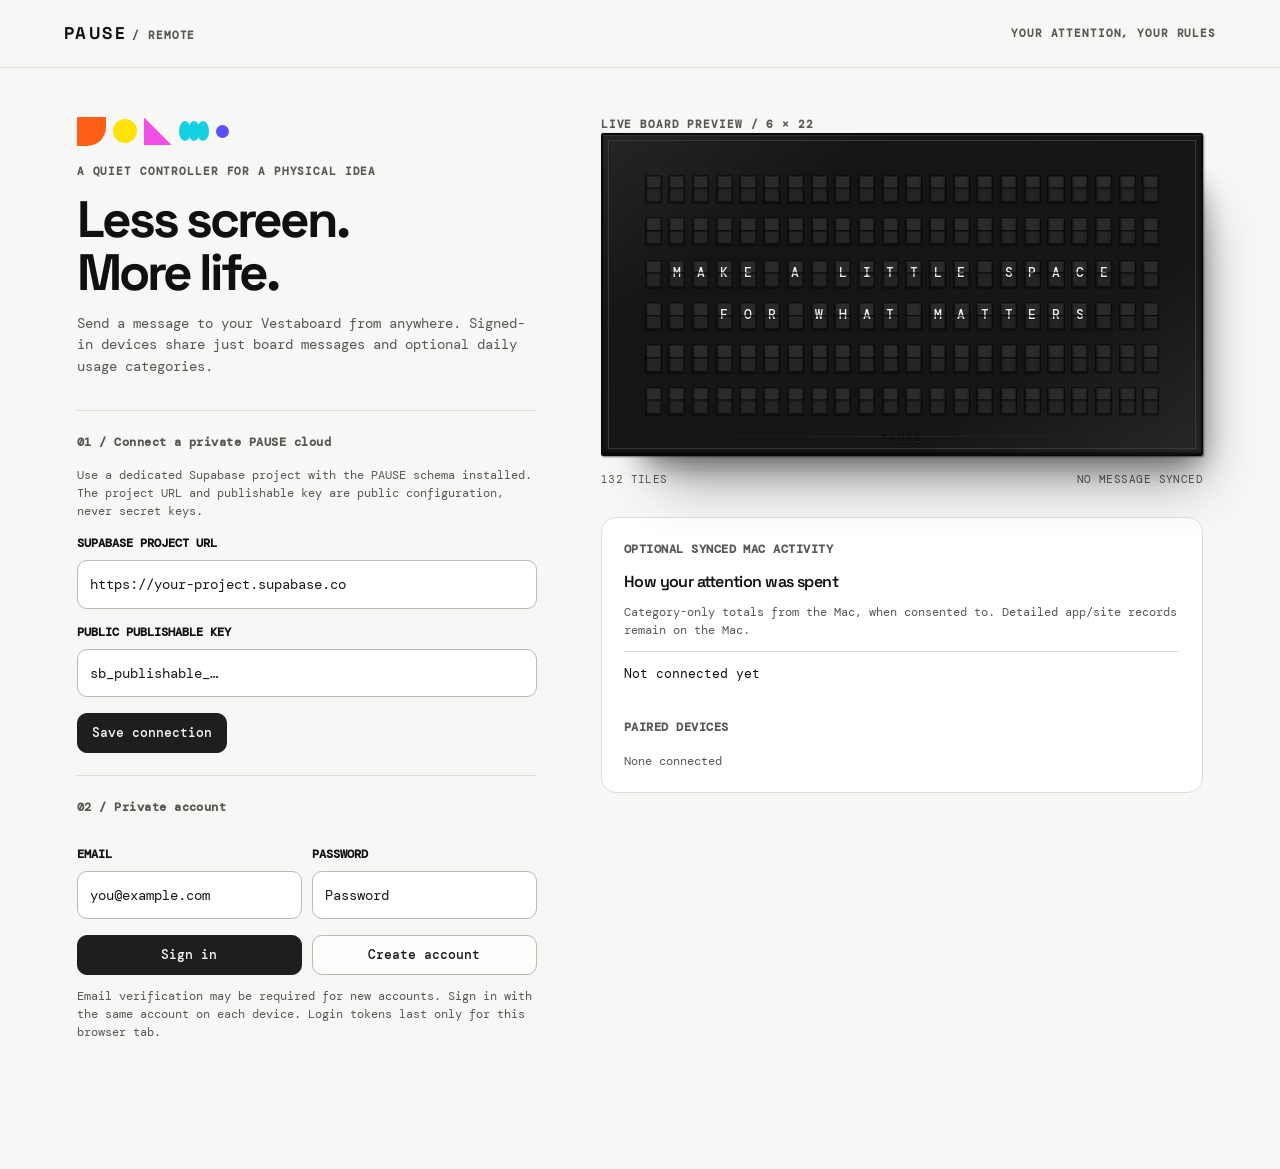
<file: cloud.html>
<!DOCTYPE html>
<html lang="en">
<head><meta charset="utf-8"><meta name="viewport" content="width=device-width,initial-scale=1">
<meta name="color-scheme" content="light dark"><meta name="theme-color" content="#f7f7f5"><title>PAUSE / Cloud controller</title>
<link rel="preconnect" href="https://fonts.googleapis.com"><link rel="preconnect" href="https://fonts.gstatic.com" crossorigin>
<link href="https://fonts.googleapis.com/css2?family=DM+Mono:wght@400;500&family=Space+Grotesk:wght@400;500;700&display=swap" rel="stylesheet">
<style>
:root {
  color-scheme: light dark;
  font: 14px -apple-system, BlinkMacSystemFont, "SF Pro Text", system-ui, sans-serif;
  --background: #f5f5f7; --surface: #fff; --text: #1d1d1f;
  --secondary: #6e6e73; --line: rgba(60,60,67,.14); --accent: #296b70;
}
*{box-sizing:border-box}
body{margin:0;min-height:100vh;background:var(--background);color:var(--text)}
.mast{padding:24px clamp(22px,5vw,70px);display:flex;justify-content:space-between;align-items:center;border-bottom:1px solid var(--line)}
.logo{font-weight:700;font-size:14px;letter-spacing:.14em}
.eyebrow{font-size:11px;letter-spacing:.08em;color:var(--secondary);text-transform:uppercase;font-weight:600}
main{display:grid;grid-template-columns:minmax(290px,460px) minmax(340px,1fr);gap:clamp(24px,5vw,80px);max-width:1360px;padding:48px clamp(22px,6vw,80px);margin:auto}
h1{font-size:clamp(34px,4vw,54px);letter-spacing:-.045em;font-weight:650;line-height:1.08;margin:14px 0}
.sub{font-size:14px;line-height:1.55;color:var(--secondary);margin:0 0 32px}
.panel{padding:22px 0;border-top:1px solid var(--line)}
.section{font-size:12px;font-weight:650;color:var(--secondary);margin-bottom:14px}
label{display:block;font-size:12px;font-weight:600;margin:14px 0 7px}
input,textarea{width:100%;background:var(--surface);color:var(--text);font:inherit;border:1px solid var(--line);border-radius:10px;padding:12px;outline-offset:3px}
textarea{min-height:136px;resize:vertical;font:16px/1.55 ui-monospace,SFMono-Regular,Menlo,monospace;text-transform:uppercase}
input:focus-visible,textarea:focus-visible,button:focus-visible{outline:3px solid var(--accent);outline-offset:2px}
.row{display:flex;gap:10px;align-items:center}.row>*{flex:1;min-width:0}
button{background:var(--accent);color:#fff;min-height:39px;padding:10px 14px;border:1px solid var(--accent);border-radius:10px;font:600 13px -apple-system,system-ui,sans-serif;cursor:pointer}
button.secondary{background:var(--surface);color:var(--text);border-color:var(--line)}
button:disabled{opacity:.45;cursor:not-allowed}
button:not(:disabled):hover{filter:brightness(.95)}
.hint{font-size:12px;color:var(--secondary);line-height:1.5}
#status{font-size:12px;min-height:22px;margin:12px 0;color:#248a3d}
#status.error{color:#c23b30}
.hidden{display:none!important}
.display{position:sticky;top:24px;align-self:start}
.frame{background:#141616;border-radius:15px;padding:18px;box-shadow:0 12px 32px rgba(0,0,0,.15)}
.board{display:grid;grid-template-columns:repeat(22,minmax(0,1fr));gap:2px}
.tile{aspect-ratio:.8;display:grid;place-items:center;overflow:hidden;background:linear-gradient(#292b2a 0 48%,#0c0d0d 49% 51%,#292b2a 52%);border-radius:1px;color:#f4f4f2;font:clamp(6px,.9vw,14px) ui-monospace,monospace}
.meta{display:flex;justify-content:space-between;margin:15px 0;color:var(--secondary);font-size:11px}
.stack{margin-top:28px;background:var(--surface);border:1px solid var(--line);border-radius:15px;padding:22px}
h3{font-size:16px;font-weight:650;margin:12px 0}
.metric{display:flex;justify-content:space-between;gap:12px;padding:12px 0;border-top:1px solid var(--line);font-size:13px;color:var(--secondary)}
.metric strong{color:var(--text)}
#connectForm{margin-bottom:12px}.set{margin-top:16px}
@media(max-width:840px){main{grid-template-columns:minmax(0,1fr);padding-top:24px}.display{position:static;order:-1}.tile{font-size:clamp(6px,1.6vw,13px)}.mast{padding:18px 22px}}
@media(prefers-color-scheme:dark){
:root{--background:#1c1c1e;--surface:#2c2c2e;--text:#f5f5f7;--secondary:#aeaeb2;--line:rgba(255,255,255,.16);--accent:#65bdb5}
#status{color:#30d158}#status.error{color:#ff6961}
}
@media(prefers-reduced-motion:reduce){*,*::before,*::after{transition:none!important;animation:none!important}}
</style>
<link rel="stylesheet" href="design/pause-theme.css">
<link rel="stylesheet" href="design/board-hardware.css">
<link rel="stylesheet" href="design/contrast-fixes.css">
</head>
<body>
<header class="mast"><span class="logo">PAUSE <span class="eyebrow">/ REMOTE</span></span><span class="eyebrow">YOUR ATTENTION, YOUR RULES</span></header>
<main>
<section>
<div class="pause-shape-strip" aria-hidden="true"><span class="quarter"></span><span class="disc"></span><span class="triangle"></span><span class="wave"><i></i><i></i><i></i></span><span class="dot"></span></div>
<div class="eyebrow">A quiet controller for a physical idea</div>
<h1>Less screen.<br>More life.</h1>
<p class="sub">Send a message to your Vestaboard from anywhere. Signed-in devices share just board messages and optional daily usage categories.</p>
<div id="setup" class="panel">
 <div class="section">01 / Connect a private PAUSE cloud</div>
 <p class="hint">Use a dedicated Supabase project with the PAUSE schema installed. The project URL and publishable key are public configuration, never secret keys.</p>
 <label for="url">SUPABASE PROJECT URL</label><input id="url" autocomplete="url" placeholder="https://your-project.supabase.co">
 <label for="key">PUBLIC PUBLISHABLE KEY</label><input id="key" autocomplete="off" placeholder="sb_publishable_…">
 <button id="saveConfig" class="set">Save connection</button>
</div>
<div id="connectForm" class="panel">
 <div class="section">02 / Private account</div>
 <div class="row"><div><label for="email">EMAIL</label><input id="email" type="email" autocomplete="email" placeholder="you@example.com"></div><div><label for="password">PASSWORD</label><input id="password" type="password" autocomplete="current-password" placeholder="Password"></div></div>
 <div class="row set"><button id="signIn">Sign in</button><button id="signUp" class="secondary">Create account</button></div>
 <p class="hint">Email verification may be required for new accounts. Sign in with the same account on each device. Login tokens last only for this browser tab.</p>
</div>
<div id="ready" class="hidden">
 <div class="panel"><div class="section">02 / Compose a message</div>
   <label for="message">YOUR BOARD MESSAGE</label>
   <textarea id="message" maxlength="280" spellcheck="false">MAKE A LITTLE SPACE
FOR WHAT MATTERS</textarea>
   <p class="hint" id="count">0 / 280</p>
   <div class="row"><button id="send">Send to Vestaboard</button><button id="clear" class="secondary">Clear</button></div>
 </div>
 <div class="panel"><div class="section">03 / Test an attention nudge</div>
   <div class="row"><button class="secondary" data-nudge="social">Social</button><button class="secondary" data-nudge="creative">Creative</button><button class="secondary" data-nudge="entertainment">Entertainment</button></div>
   <p class="hint">These are manual test events, not measured Screen Time.</p>
 </div>
 <div class="panel"><div class="section">ACCOUNT</div><div class="row"><span id="user" class="hint"></span><button id="signOut" class="secondary">Sign out</button></div></div>
</div>
<div id="status" role="status" aria-live="polite"></div>
</section>
<section class="display">
 <div class="eyebrow">LIVE BOARD PREVIEW / 6 × 22</div>
 <div class="frame"><div id="board" class="board" aria-label="Split-flap preview"></div><div class="board-wordmark" aria-hidden="true">PAUSE</div></div>
 <div class="meta"><span>132 TILES</span><span id="boardUpdated">NO MESSAGE SYNCED</span></div>
 <div class="stack">
   <div class="section">OPTIONAL SYNCED MAC ACTIVITY</div>
   <h3>How your attention was spent</h3>
   <p class="hint">Category-only totals from the Mac, when consented to. Detailed app/site records remain on the Mac.</p>
   <div id="usage"><div class="metric">Not connected yet</div></div>
   <div class="section" style="margin-top:22px">PAIRED DEVICES</div><div id="devices" class="hint">None connected</div>
 </div>
</section>
</main>
<script src="cloud/client.js"></script><script src="cloud/controller.js"></script>
</body></html>
</file>
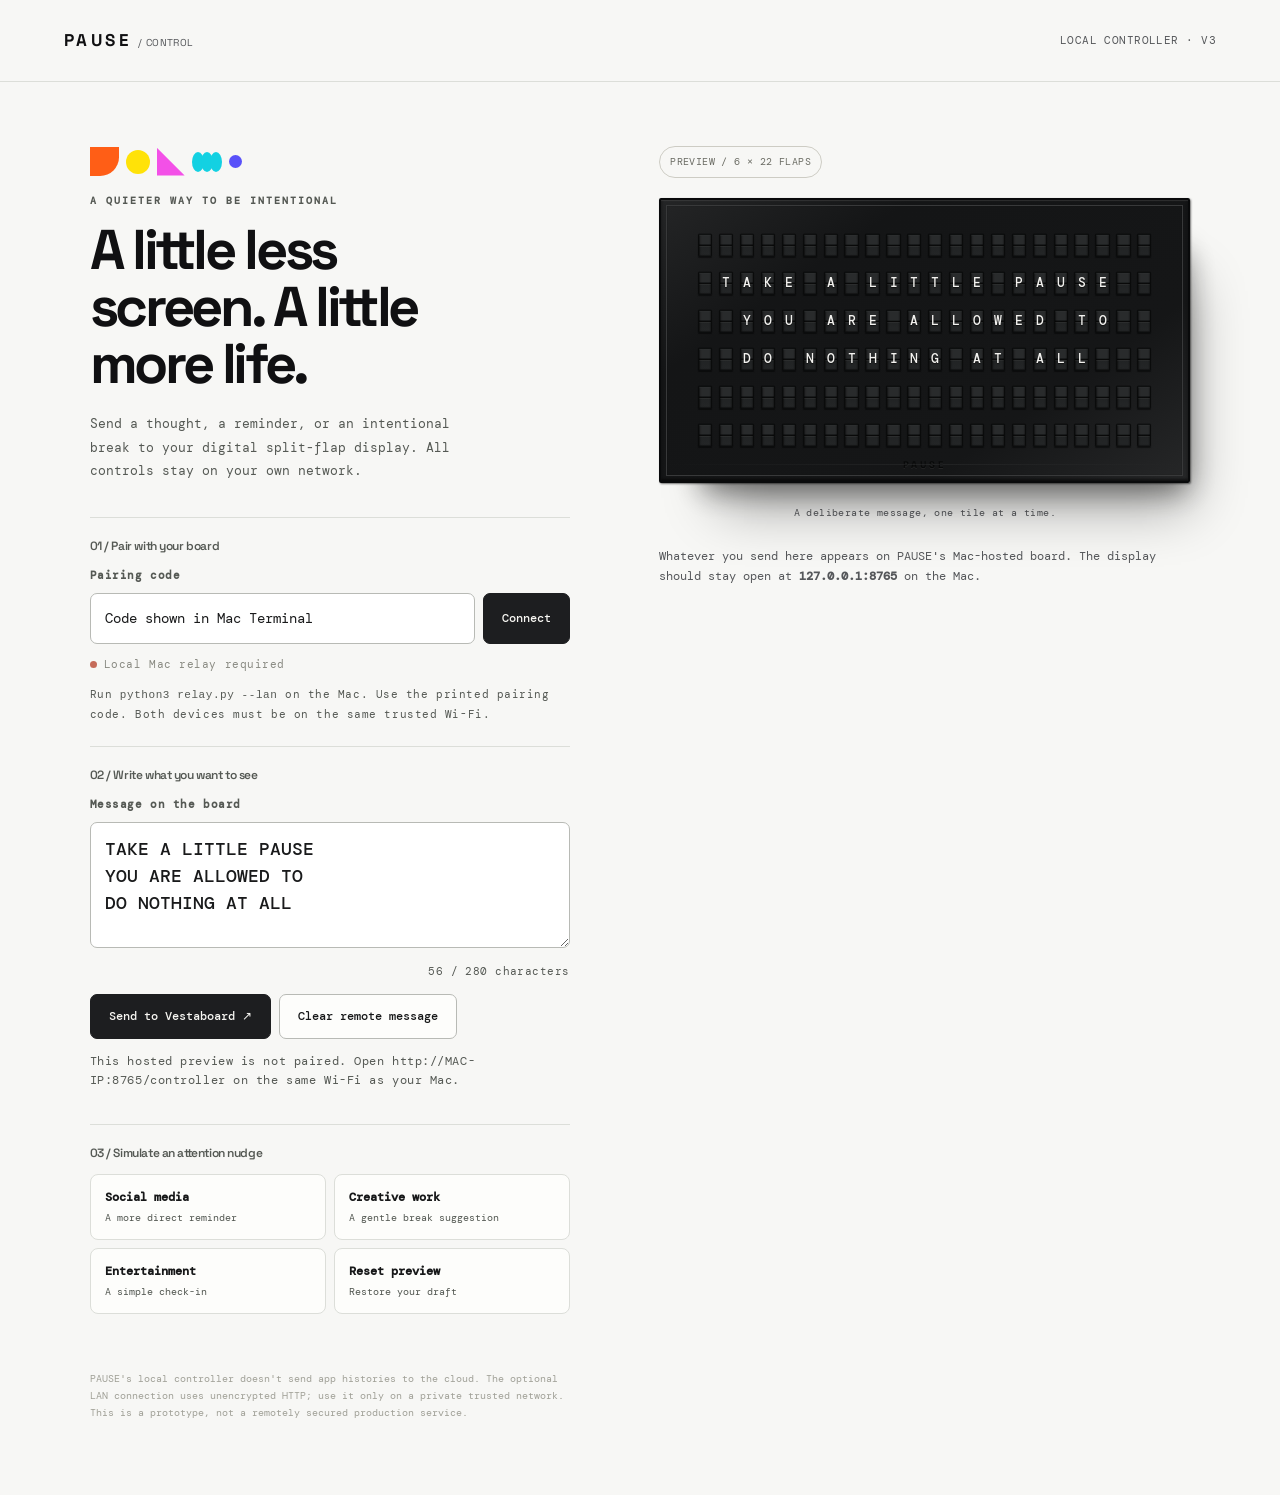
<file: controller.html>
<!doctype html>
<html lang="en">
<head><meta charset="utf-8"><meta name="viewport" content="width=device-width,initial-scale=1,viewport-fit=cover">
<meta name="color-scheme" content="light"><meta name="theme-color" content="#f7f7f5"><title>PAUSE — Controller</title>
<link rel="preconnect" href="https://fonts.googleapis.com"><link rel="preconnect" href="https://fonts.gstatic.com" crossorigin>
<link href="https://fonts.googleapis.com/css2?family=DM+Mono:wght@400;500&family=Space+Grotesk:wght@400;500;700&display=swap" rel="stylesheet">
<style>
:root{color:#242622;background:#ebeae6;font-family:DM Sans,system-ui,sans-serif;font-size:14px}*{box-sizing:border-box}body{margin:0;min-height:100dvh}button,input,textarea{font:inherit}button{cursor:pointer}button:focus-visible,input:focus-visible,textarea:focus-visible{outline:2px solid #8f947b;outline-offset:2px}
header{height:82px;display:flex;align-items:center;justify-content:space-between;padding:0 clamp(20px,5vw,64px);border-bottom:1px solid #deddd6}.logo{font-weight:700;letter-spacing:.2em;font-size:15px}.header-meta{font-size:11px;color:#888a81}.layout{display:grid;grid-template-columns:minmax(260px,480px) minmax(340px,1fr);gap:clamp(40px,7vw,120px);padding:clamp(28px,5vw,70px) clamp(20px,7vw,100px);align-items:start;max-width:1500px;margin:auto}.eyebrow{font-size:10px;letter-spacing:.2em;color:#8a8c83;text-transform:uppercase;margin-bottom:12px;font-weight:700}h1{font-size:clamp(32px,4.5vw,56px);letter-spacing:-.065em;font-weight:500;line-height:1.02;margin:0 0 20px}.sub{font-size:13px;line-height:1.8;color:#81837a;margin:0 0 34px;max-width:400px}.section{padding:22px 0;border-top:1px solid #cfcec6}.section-title{font-size:12px;font-weight:700;margin:0 0 14px}.label{display:block;font-size:11px;font-weight:600;margin-bottom:9px}.field{width:100%;padding:13px 14px;border:1px solid #d0cfc6;border-radius:7px;background:#f7f6f3;color:#242622}.field::placeholder{color:#aaa9a1}.pair-row{display:flex;gap:8px}.pair-row input{min-width:0;flex:1}.pair-row button,.button{border-radius:7px;border:1px solid #242724;background:#252825;color:#faf9f5;font-weight:600;padding:13px 18px;white-space:nowrap;font-size:12px}.button:hover,.pair-row button:hover{background:#464945}.button:disabled{opacity:.45;cursor:not-allowed}.hint{font-size:11px;color:#8c8d84;line-height:1.7;margin:10px 0 0}.status{display:flex;align-items:center;gap:7px;font-size:11px;color:#898a82;margin:12px 0}.dot{width:7px;height:7px;border-radius:50%;background:#c6a966}.dot.ok{background:#628969}.dot.error{background:#c56b59}.composer{height:126px;resize:vertical;font:500 18px/1.5 "Roboto Condensed",monospace;letter-spacing:.055em;text-transform:uppercase}.counter{text-align:right;color:#a0a096;font-size:11px;margin:8px 0 14px}.actions{display:flex;gap:8px;align-items:center;flex-wrap:wrap}.button.secondary{background:transparent;border-color:#cecdc4;color:#64665e}.button.secondary:hover{background:#fff}.preset-grid{display:grid;grid-template-columns:repeat(2,1fr);gap:8px}.preset{border:1px solid #d6d5cd;border-radius:8px;padding:14px;background:#f3f2ed;text-align:left;transition:background .2s}.preset:hover{background:white}.preset .name{font-size:12px;font-weight:700}.preset .detail{font-size:10px;color:#898a82;margin-top:6px}.right{position:sticky;top:50px}.board-frame{padding:clamp(10px,1.7vw,25px);background:linear-gradient(145deg,#303131,#0b0d0d);border:2px solid #303131;border-radius:9px;box-shadow:0 36px 60px #2427253b,inset 0 1px #7776}.board{display:grid;grid-template-columns:repeat(22,minmax(0,1fr));gap:clamp(1px,.25vw,3px);padding:clamp(4px,.55vw,9px);background:#090a0a;border-radius:3px}.tile{aspect-ratio:.8;background:linear-gradient(#282b2b 0 49%,#101212 49.3% 50.8%,#232525 51% 100%);border-radius:1px;box-shadow:inset 0 1px #52545422;position:relative;display:grid;place-items:center;overflow:hidden}.tile b{font:500 clamp(6px,1.25vw,20px)/1 "Roboto Condensed",monospace;color:#e6e6e1;letter-spacing:-.08em}.board-note{text-align:center;font-size:10px;color:#a5a59c;margin-top:22px}.display-caption{margin-top:25px;color:#85877c;font-size:12px;line-height:1.7}.badge{display:inline-flex;border:1px solid #cdccc4;border-radius:50px;padding:7px 10px;font-size:10px;color:#6b6c64;letter-spacing:.04em;margin-bottom:20px}.message{font-size:12px;min-height:20px;margin-top:13px;color:#667368}.message.error{color:#aa5945}.privacy{font-size:10px;color:#a0a097;line-height:1.7;margin-top:34px}@media(max-width:900px){.layout{grid-template-columns:1fr;gap:34px}.right{position:relative;top:auto;order:-1}.board-frame{max-width:760px}.tile b{font-size:clamp(7px,2.3vw,18px)}.board-note{margin-top:14px}header{height:60px}.layout{padding-top:24px}.sub{margin-bottom:20px}}@media(max-width:520px){.layout{gap:25px}.right{order:0}.preset-grid{gap:6px}.pair-row{flex-wrap:wrap}.pair-row button{width:100%}.tile b{font-size:clamp(6px,2.45vw,11px)}h1{font-size:34px}}
</style>
<link rel="stylesheet" href="design/pause-theme.css">
<link rel="stylesheet" href="design/board-hardware.css">
<link rel="stylesheet" href="design/contrast-fixes.css">
</head>
<body>
<header><div class="logo">PAUSE <span style="font-weight:400;letter-spacing:.03em;color:#9a9c91;font-size:10px">/ CONTROL</span></div><div class="header-meta">LOCAL CONTROLLER · V3</div></header>
<main class="layout">
<section class="left">
<div class="pause-shape-strip" aria-hidden="true"><span class="quarter"></span><span class="disc"></span><span class="triangle"></span><span class="wave"><i></i><i></i><i></i></span><span class="dot"></span></div><div class="eyebrow">A quieter way to be intentional</div><h1>A little less<br>screen. A little<br>more life.</h1>
<p class="sub">Send a thought, a reminder, or an intentional break to your digital split-flap display. All controls stay on your own network.</p>
<div class="section">
 <h2 class="section-title">01 / Pair with your board</h2>
 <label class="label" for="pair">Pairing code</label>
 <div class="pair-row"><input class="field" id="pair" placeholder="Code shown in Mac Terminal" type="password" autocomplete="off"><button id="pairButton">Connect</button></div>
 <div class="status"><span class="dot" id="led"></span><span id="statusText">Not connected</span></div>
 <p class="hint">Run <code>python3 relay.py --lan</code> on the Mac. Use the printed pairing code. Both devices must be on the same trusted Wi-Fi.</p>
</div>
<div class="section">
 <h2 class="section-title">02 / Write what you want to see</h2>
 <label class="label" for="message">Message on the board</label>
 <textarea id="message" class="field composer" spellcheck="false" maxlength="280">TAKE A LITTLE PAUSE
YOU ARE ALLOWED TO
DO NOTHING AT ALL</textarea>
 <div id="counter" class="counter">0 characters</div>
 <div class="actions"><button id="send" class="button">Send to Vestaboard ↗</button><button id="clear" class="button secondary">Clear remote message</button></div>
 <p id="notice" class="message" role="status" aria-live="polite"></p>
</div>
<div class="section">
 <h2 class="section-title">03 / Simulate an attention nudge</h2>
 <div class="preset-grid">
  <button class="preset" data-threshold="social"><div class="name">Social media</div><div class="detail">A more direct reminder</div></button>
  <button class="preset" data-threshold="creative"><div class="name">Creative work</div><div class="detail">A gentle break suggestion</div></button>
  <button class="preset" data-threshold="entertainment"><div class="name">Entertainment</div><div class="detail">A simple check-in</div></button>
  <button class="preset" id="previewMessage"><div class="name">Reset preview</div><div class="detail">Restore your draft</div></button>
 </div>
</div>
<p class="privacy">PAUSE's local controller doesn't send app histories to the cloud. The optional LAN connection uses unencrypted HTTP; use it only on a private trusted network. This is a prototype, not a remotely secured production service.</p>
</section>
<section class="right"><div class="badge">PREVIEW / 6 × 22 FLAPS</div><div class="board-frame"><div id="board" class="board" aria-label="Preview of the six by twenty-two character display"></div><div class="board-wordmark" aria-hidden="true">PAUSE</div></div><p class="board-note">A deliberate message, one tile at a time.</p><p class="display-caption">Whatever you send here appears on PAUSE's Mac-hosted board. The display should stay open at <strong>127.0.0.1:8765</strong> on the Mac.</p></section>
</main>
<script>
(()=>{
const $=id=>document.getElementById(id);
const board=$("board");
const chars=Array.from({length:132},()=>{let tile=document.createElement("div"),b=document.createElement("b");tile.className="tile";tile.append(b);board.append(tile);return b});
const palette={'🟥':'red','🟧':'orange','🟨':'yellow','🟩':'green','🟦':'blue','🟪':'violet','⬜':'white'};
function format(raw){
  const lines=[];
  for(let line of String(raw||'').toUpperCase().replace(/[^A-Z0-9 .,?!+:/&@\-\n🟥🟧🟨🟩🟦🟪⬜]/gu,' ').split('\n')){
    const chars=Array.from(line);
    if(chars.length===22 && chars.some(ch=>palette[ch])){lines.push(line);continue}
    if(!line.trim()){lines.push('');continue}
    let part='';
    for(const word of line.trim().split(/\s+/)){
      const letters=Array.from(word);
      if(letters.length>22){
        if(part){lines.push(part);part=''}
        for(let at=0;at<letters.length;at+=22)lines.push(letters.slice(at,at+22).join(''));
      }else if(Array.from(part).length+(part?1:0)+letters.length>22){
        lines.push(part);part=word;
      }else{part+=(part?' ':'')+word}
    }
    if(part)lines.push(part);
  }
  const used=lines.slice(0,6),result=Array(132).fill(' '),top=Math.floor((6-used.length)/2);
  used.forEach((line,i)=>{
    const letters=Array.from(line),left=Math.floor((22-letters.length)/2);
    letters.forEach((ch,j)=>{if(left+j>=0&&left+j<22)result[(top+i)*22+left+j]=ch});
  });
  return result;
}
function preview(value){
  format(value).forEach((ch,i)=>{
    const tile=chars[i].parentElement;
    if(palette[ch])tile.dataset.color=palette[ch];else delete tile.dataset.color;
    chars[i].textContent=palette[ch]||ch===' '?'':ch;
  });
  $('counter').textContent=Array.from(value).length+' / 280 characters';
}
let paired=false;const msg=$("message"),code=$("pair");code.value=sessionStorage.getItem("pause-lan-key")||"";
function state(ok,text){paired=ok;$("led").className="dot"+(ok?" ok":" error");$("statusText").textContent=text}
function notice(text,isError=false){$("notice").textContent=text;$("notice").className="message"+(isError?" error":"")}
async function command(action,fields={}){
 const key=code.value.trim();
 if(!key)throw Error("Enter the pairing code from Terminal.");
 const res=await fetch("/pause-api/command",{method:"POST",headers:{"Content-Type":"application/json","X-PAUSE-Key":key},body:JSON.stringify({action,...fields})});
 const json=await res.json();if(!res.ok)throw Error(json.error||"Unable to reach the board");
 return json;
}
$("pairButton").addEventListener("click",async()=>{
 try{await command("ping");sessionStorage.setItem("pause-lan-key",code.value.trim());state(true,"Paired successfully · Ready to send");notice("Paired. You can now send messages.");}
 catch(e){state(false,"Connection failed");notice(e.message,true)}
});
$("send").addEventListener("click",async()=>{try{await command("message",{message:msg.value});notice("Sent. The board will flip to your message.");}catch(e){notice(e.message,true)}});
$("clear").addEventListener("click",async()=>{try{await command("clear");notice("Remote message cleared.");}catch(e){notice(e.message,true)}});
document.querySelectorAll("[data-threshold]").forEach(btn=>btn.addEventListener("click",async()=>{
 const cat=btn.dataset.threshold;
 const samples={social:"YOU REACHED YOUR LIMIT\n\nREADY TO STEP AWAY?",creative:"YOU HAVE BEEN CREATING\nFOR A WHILE\n\nSTRETCH BREAK?",entertainment:"TIME FOR A CHECK-IN\n\nKEEP WATCHING OR PAUSE?"};
 preview(samples[cat]);
 try{await command("threshold",{category:cat});notice(cat[0].toUpperCase()+cat.slice(1)+" test nudge sent.");}catch(e){notice(e.message,true)}
}));
$("previewMessage").addEventListener("click",()=>preview(msg.value));
msg.addEventListener("input",()=>preview(msg.value));preview(msg.value);
if (!/^(localhost|127\\.|10\\.|192\\.168\\.|172\\.(1[6-9]|2[0-9]|3[01])\\.)/.test(location.hostname)) {
  state(false,"Local Mac relay required");
  notice("This hosted preview is not paired. Open http://MAC-IP:8765/controller on the same Wi-Fi as your Mac.",true);
}
if(code.value)state(false,"Saved pairing code · Tap Connect to verify");
})();
</script></body></html>
</file>
<file: design/pause-theme.css>
/* PAUSE / EDITORIAL DESIGN SYSTEM v1
 * References: black split-flap hardware and energetic typographic shapes.
 * Body = DM Mono, headings = Space Grotesk. The board remains charcoal.
 * Accent blocks are decorative; forms retain sufficient text contrast.
 */
:root {
  color-scheme: light dark;
  --pause-heading: "Space Grotesk", "Arial", sans-serif;
  --pause-body: "DM Mono", "SFMono-Regular", monospace;
  --pause-bg: #f7f7f5;
  --pause-surface: #ffffff;
  --pause-ink: #101012;
  --pause-muted: #55575a;
  --pause-border: #dcded9;
  --pause-dark: #121214;
  --pause-orange: #ff5e16;
  --pause-yellow: #ffe208;
  --pause-pink: #f350e7;
  --pause-cyan: #13d1e2;
  --pause-violet: #5951f9;
  --pause-lime: #a4f45f;
  --pause-green: #078b75;
  --pause-action: #08796d;
  --pause-action-ink: #ffffff;
}
html { background: var(--pause-bg); }
body {
  background: var(--pause-bg) !important;
  color: var(--pause-ink) !important;
  font-family: var(--pause-body) !important;
  font-size: 14px;
  line-height: 1.6;
  -webkit-font-smoothing: antialiased;
}
:where(button, input, textarea, select, option, label, p, li, small, .sub, .hint) {
  font-family: var(--pause-body) !important;
}
:where(h1,h2,h3,h4,.brand,.logo,.top strong,.panel-header h2,.attention-panel-head h2) {
  font-family: var(--pause-heading) !important;
  letter-spacing: -.035em;
  line-height: 1.1;
}
:where(h1) { font-weight: 700 !important; line-height: 1.02 !important; letter-spacing: -.06em !important; }
:where(h2,h3,.section-title) { font-weight: 600 !important; }
:where(.section-label,.section,.eyebrow,.group-label,.header-meta,.badge,.footnote,.board-note,.meta,.count,.counter) {
  font-family: var(--pause-body) !important;
  letter-spacing: .04em;
}
:where(a) { color: var(--pause-action); text-underline-offset: 3px; }
:where(button,input,textarea,select) { border-radius: 9px; }
:where(button,input,textarea,select):focus-visible {
  outline: 2px solid var(--pause-action) !important;
  outline-offset: 3px;
}
::selection { background: var(--pause-cyan); color: #101012; }

/* Replaces fixed warm grays with an editorial, bright paper surface. */
:where(.topbar, header, .mast) { border-color: var(--pause-border) !important; }
:where(.brand,.logo) { color: var(--pause-ink); font-weight: 700 !important; }
:where(.brand span,.logo span,.header-meta,.caption,.footnote,.board-note,.display-caption,
       .sub,.group-help,.hint,.notice,.counter,.small,.section,.section-label,.meta,.eyebrow) {
  color: var(--pause-muted) !important;
}
:where(.panel,.attention-panel) {
  background: var(--pause-bg) !important;
  color: var(--pause-ink) !important;
}
:where(.status-card,.preset,.metric,.stack,.nudge-banner) {
  background: var(--pause-surface) !important;
  border-color: var(--pause-border) !important;
  color: var(--pause-ink) !important;
}
:where(.section,.rule,.live-source) { border-color: var(--pause-border) !important; }
:where(.field,.composer,.select,.attention-select,.app-row input,.row input,.row textarea) {
  background: var(--pause-surface) !important;
  color: var(--pause-ink) !important;
  border-color: var(--pause-border) !important;
}
:where(.dock button,.minimal-button,.attention-trigger,.demo-actions button,
       .soft-action,.button.secondary,.attention-switch button,.nudge-actions button) {
  font-family: var(--pause-body) !important;
  border-color: var(--pause-border) !important;
  color: var(--pause-ink) !important;
  background: var(--pause-surface) !important;
}
:where(.panel-primary,.dock .primary,.pair-row button,.button:not(.secondary),
       .row button:not(.secondary),.nudge-actions button:first-child) {
  color: var(--pause-action-ink) !important;
  background: var(--pause-dark) !important;
  border-color: var(--pause-dark) !important;
  font-family: var(--pause-body) !important;
  font-weight: 500;
}
:where(.panel-primary,.dock .primary,.pair-row button,.button:not(.secondary),
       .row button:not(.secondary),.nudge-actions button:first-child):hover {
  background: var(--pause-action) !important;
  border-color: var(--pause-action) !important;
}
:where(.attention-switch) { background: var(--pause-border) !important; }
:where(.attention-switch button[aria-pressed="true"]) {
  background: var(--pause-surface) !important;
  color: var(--pause-ink) !important;
}
:where(.rule input[type=range],.toggle input,.attention-panel input[type=range]) {
  accent-color: var(--pause-action) !important;
}
:where(.attention-led.is-live,.dot.ok) { background: var(--pause-green) !important; }
:where(.attention-led.is-demo,.dot) { background: var(--pause-yellow); }
:where(.nudge-banner,.attention-toast) {
  font-family: var(--pause-body) !important;
}

/* PAUSE-specific type: the split-flap lettering must remain monospaced.
   Slightly smaller than the original condensed font to avoid clipped columns. */
:where(.tile .glyph,.tile b,.tile) {
  font-family: var(--pause-body) !important;
  letter-spacing: -.055em !important;
  font-weight: 500 !important;
}
.flap-grid .tile .glyph { font-size: clamp(8px, 2.15vw, 27px) !important; }
.board .tile b { font-size: clamp(6px, 1.14vw, 17px) !important; }
.board .tile { font-family: var(--pause-body) !important; }
:where(.composer) { font-family: var(--pause-body) !important; letter-spacing: 0 !important; }
.tile.color-red .half,.tile.color-red .flip { background: #fb4e44 !important; }
.tile.color-orange .half,.tile.color-orange .flip { background: var(--pause-orange) !important; }
.tile.color-yellow .half,.tile.color-yellow .flip { background: var(--pause-yellow) !important; }
.tile.color-green .half,.tile.color-green .flip { background: var(--pause-green) !important; }
.tile.color-blue .half,.tile.color-blue .flip { background: var(--pause-cyan) !important; }
.tile.color-violet .half,.tile.color-violet .flip { background: var(--pause-violet) !important; }
.tile.color-white .half,.tile.color-white .flip { background: #f7f7f5 !important; }

/* Large type and a tiny supporting shape set from the user's reference. */
.pause-shape-strip {
  display: inline-flex;
  gap: 7px;
  align-items: center;
  height: 31px;
  margin-bottom: 16px;
  pointer-events: none;
}
.pause-shape-strip .quarter {
  width: 29px; height: 29px; background: var(--pause-orange);
  border-radius: 0 0 65% 0;
}
.pause-shape-strip .disc {
  width: 24px; height: 24px; border-radius: 50%;
  background: var(--pause-yellow);
}
.pause-shape-strip .triangle {
  width: 28px; height: 28px;
  background: var(--pause-pink);
  clip-path: polygon(0 0, 100% 100%, 0 100%);
}
.pause-shape-strip .wave {
  display: flex; gap: 0;
  height: 20px; align-items: center; margin-left: 3px;
}
.pause-shape-strip .wave i {
  display: block; width: 12px; height: 20px;
  border-radius: 50%; background: var(--pause-cyan); margin-left: -3px;
}
.pause-shape-strip .dot {
  width: 13px; height: 13px; border-radius: 50%; background: var(--pause-violet);
}
.hero > .pause-shape-strip { margin: 0 0 12px; }
.hero > .eyebrow { margin-bottom: 24px; }
.topbar .brand, header .logo, .mast .logo { font-size: 17px; }
.brand { letter-spacing: -.03em !important; }
.brand span { font-family: var(--pause-body) !important; letter-spacing: .04em; }
.panel-header h2,.attention-panel-head h2 { font-family: var(--pause-heading) !important; }

/* Split-flap hardware remains the grounding dark element. */
.board-shell,.board-frame,.frame { box-shadow: 0 30px 55px -24px rgba(0,0,0,.30) !important; }
.board-shell .flap-grid,.board-frame .board { background: #0d0d0e; }

/* Responsive type: avoid tiny mono copy on phones. */
@media (max-width: 640px) {
  :where(.sub,.description,.caption,.hint,.group-help) { font-size: 12px !important; }
  .pause-shape-strip { transform: scale(.85); transform-origin: left center; }
  .hero > .pause-shape-strip { transform-origin: center; }
  .flap-grid .tile .glyph { font-size: clamp(7px,2.18vw,14px) !important; }
  .board .tile b { font-size: clamp(6px,2.1vw,13px) !important; }
}
@media (prefers-color-scheme: dark) {
  :root {
    --pause-bg: #151516;
    --pause-surface: #252526;
    --pause-ink: #f8f8f5;
    --pause-muted: #b4b4b6;
    --pause-border: #3a3a3e;
    --pause-action: #75e3d2;
    --pause-action-ink: #101012;
  }
  :where(.attention-switch) { background: #343437 !important; }
  :where(.panel-primary,.dock .primary,.pair-row button,.button:not(.secondary),
         .row button:not(.secondary),.nudge-actions button:first-child) {
    color: #fff !important; background: #38383a !important;
    border-color: #505054 !important;
  }
  :where(.panel-primary,.dock .primary,.pair-row button,.button:not(.secondary),
         .row button:not(.secondary),.nudge-actions button:first-child):hover {
    background: #08796d !important;
  }
}
@media (prefers-reduced-motion: reduce) {
  *,*::before,*::after { animation-duration: .001ms !important; transition-duration: .001ms !important; }
}
</file>
<file: design/board-hardware.css>
/* PAUSE / HARDWARE-TRUE SPLIT-FLAP DISPLAY
 * Source of visual direction: user's photograph of a wall-mounted six-by-
 * twenty-two physical board. Every visible color belongs to a flap, not to
 * a floating confetti graphic. Keep 132 individual physical wells.
 */

/* The display page is a bright, quiet gallery. The board is the hero. */
body.pause-board-page {
  color-scheme: light;
  --pause-bg: #f3f3f1;
  --pause-ink: #181818;
  --pause-muted: #686866;
  --pause-border: #dededb;
  background: #f3f3f1 !important;
  background-image: radial-gradient(ellipse at 50% 31%, #ffffff 0, #f6f6f4 48%, #efefed 100%) !important;
  color: #181818 !important;
}
.pause-board-page .app { min-height: 100dvh; }
.pause-board-page .topbar { height: 68px; }
.pause-board-page .topbar .brand { color: #161616 !important; }
.pause-board-page .hero {
  padding: 20px 34px 27px;
  justify-content: center;
  gap: 0;
}
.pause-board-page .hero > .pause-shape-strip { display: none !important; }
.pause-board-page .hero > .eyebrow {
  margin: 0 0 29px !important;
  font-size: 10px;
  color: #797977 !important;
  letter-spacing: .17em;
}
.pause-board-page .footnote {
  color: #747472 !important;
  font-size: 10px;
  letter-spacing: .09em !important;
  margin-top: 26px;
}
.pause-board-page .bottom { padding-bottom: 24px; }
.pause-board-page .caption { color: #666 !important; }

.board-shell,
.board-frame,
.frame {
  position: relative;
  box-sizing: border-box;
  aspect-ratio: 1.865;
  border-radius: 2px !important;
  display: flex;
  align-items: center;
  justify-content: center;
  padding: 0 !important;
  background: linear-gradient(145deg, #242526 0%, #141516 27%, #151617 72%, #262728 100%) !important;
  border: 2px solid #090a0b !important;
  box-shadow:
    inset 0 1px 1px #65656555,
    inset 0 -2px 3px #0009,
    1px 1px 2px #0008,
    20px 31px 27px -23px #0007,
    30px 54px 53px -30px #0005 !important;
  isolation: isolate;
}
.board-shell {
  width: min(1020px, calc(100vw - 140px)) !important;
  max-width: none;
  flex: 0 0 auto;
}
.board-shell::before,
.board-frame::before,
.frame::before {
  content: "";
  position: absolute;
  inset: 5px;
  border: 1px solid #38393a;
  border-radius: 0;
  box-shadow: inset 0 0 1px #000a;
  pointer-events: none;
  z-index: 0;
}
.board-shell::after,
.board-frame::after,
.frame::after {
  content: "";
  position: absolute;
  height: 1px;
  left: 1.1%;
  right: 1.1%;
  bottom: 5.5%;
  background: linear-gradient(90deg, transparent, #38393a, transparent);
  opacity: .38;
  pointer-events: none;
}
.board-wordmark {
  position: absolute;
  bottom: 2.7%;
  left: 50%;
  transform: translateX(-50%);
  color: #080909;
  text-shadow: 0 1px #4445;
  font-family: var(--pause-heading);
  letter-spacing: .31em;
  font-size: clamp(6px, .74vw, 10px);
  font-weight: 700;
  pointer-events: none;
}
.flap-grid,
.board-frame .board,
.frame .board {
  width: 86%;
  position: absolute;
  left: 7%;
  top: 50%;
  transform: translateY(-50%);
  z-index: 1;
  display: grid;
  grid-template-columns: repeat(22, minmax(0, 1fr));
  column-gap: clamp(2px, .52vw, 8px);
  row-gap: clamp(3px, 1.18vw, 16px);
  border: 0 !important;
  border-radius: 0 !important;
  background: transparent !important;
  padding: 0 !important;
  box-shadow: none !important;
}

/* Deep wells around each individual split flap. */
.flap-grid .tile,
.board .tile {
  position: relative;
  min-width: 0;
  aspect-ratio: .625 !important;
  border: 1px solid #0a0b0b !important;
  border-radius: 1px !important;
  overflow: hidden;
  background: #1c1e1f !important;
  box-shadow:
    inset 0 1px 1px #3f414170,
    inset 1px 0 2px #0007,
    0 1px 1px #0009 !important;
}
.flap-grid .tile::before,
.board .tile::before {
  content: "";
  position: absolute;
  inset: 0;
  background: linear-gradient(90deg, #0004, transparent 13%, transparent 85%, #0005);
  pointer-events: none;
  z-index: 6;
}
.flap-grid .tile .half {
  position: absolute;
  width: 100%;
  height: 50%;
  overflow: hidden;
  left: 0;
  backface-visibility: hidden;
}
.flap-grid .tile .upper {
  top: 0;
  background: linear-gradient(180deg, #2b2d2e 0%, #242627 100%) !important;
  box-shadow: inset 0 1px #5b5d5d35;
}
.flap-grid .tile .lower {
  bottom: 0;
  background: linear-gradient(180deg, #1e2021 0%, #252728 100%) !important;
  box-shadow: inset 0 -1px #5153542d;
}
.flap-grid .tile .seam {
  position: absolute;
  top: calc(50% - 1px);
  height: 2px;
  left: 0;
  right: 0;
  background: #090909 !important;
  box-shadow: 0 1px 0 #67696940;
  z-index: 8;
}
.flap-grid .tile .hinge {
  top: calc(50% - 3px);
  height: 6px;
  width: 2px;
  background: #070808;
  z-index: 9;
}
.flap-grid .tile .flip {
  background: #292b2c !important;
  box-shadow: 0 1px 2px #0009;
}
.flap-grid .tile .glyph {
  font-family: "DM Mono", ui-monospace, monospace !important;
  font-size: clamp(6px, 1.65vw, 24px) !important;
  font-weight: 500 !important;
  letter-spacing: -.07em !important;
  line-height: 1;
  color: #ededeb !important;
  text-shadow: 0 1px 1px #000a;
  transform: scaleX(.85);
}
/* Hardware lettering is painted once across the split; the mechanical
   front-half glyphs remain available only while tiles actively flip. */
.flap-grid .tile .printed-glyph {
  position: absolute;
  inset: 0;
  display: grid;
  place-items: center;
  color: #f1f0ee;
  font-family: "DM Mono", ui-monospace, monospace !important;
  font-weight: 500 !important;
  font-size: clamp(7px, 1.65vw, 24px) !important;
  line-height: 1;
  letter-spacing: -.06em;
  text-shadow: 0 1px 1px #0009;
  transform: scaleX(.86);
  z-index: 7;
  pointer-events: none;
}
.flap-grid .tile:not(.flipping) .half .glyph { opacity: 0; }
.flap-grid .tile.flipping .printed-glyph { opacity: 0; }
.flap-grid .tile[class*="color-"]:not(.color-none) .printed-glyph {
  color: transparent !important;
}
@media (max-width: 850px) {
  .flap-grid .tile .printed-glyph { font-size: clamp(5px, 1.55vw, 13px) !important; }
}
@media (max-width: 520px) {
  .flap-grid .tile .printed-glyph { font-size: clamp(4px, 1.45vw, 7px) !important; }
}

/* Solid acrylic color flaps have slightly different shades in top and bottom
   halves, rather than flat CSS blocks floating outside the board. */
.flap-grid .tile.color-red .upper   { background: #fa3030 !important; }
.flap-grid .tile.color-red .lower   { background: #d51f25 !important; }
.flap-grid .tile.color-orange .upper{ background: #ff821b !important; }
.flap-grid .tile.color-orange .lower{ background: #e46a12 !important; }
.flap-grid .tile.color-yellow .upper{ background: #ffcd21 !important; }
.flap-grid .tile.color-yellow .lower{ background: #eab51d !important; }
.flap-grid .tile.color-green .upper { background: #18ad48 !important; }
.flap-grid .tile.color-green .lower { background: #10893b !important; }
.flap-grid .tile.color-blue .upper  { background: #009eee !important; }
.flap-grid .tile.color-blue .lower  { background: #0876ca !important; }
.flap-grid .tile.color-violet .upper{ background: #a92fc4 !important; }
.flap-grid .tile.color-violet .lower{ background: #8c239e !important; }
.flap-grid .tile.color-white .upper { background: #e5e5e2 !important; }
.flap-grid .tile.color-white .lower { background: #bfc0bd !important; }
.flap-grid .tile[class*="color-"]:not(.color-none) .glyph { color: transparent !important; }

/* Preview boards use single DOM characters, so draw the flap join in CSS. */
.board .tile {
  display: grid;
  place-items: center;
  background: linear-gradient(180deg,
    #292b2c 0%, #292b2c 47.4%,
    #0a0b0b 48.0%, #080909 51.2%,
    #212324 52.0%, #242627 100%) !important;
}
.board .tile::after {
  content: "";
  position: absolute;
  top: calc(50% - 1px);
  height: 2px;
  left: 0;
  right: 0;
  background: #070808;
  box-shadow: 0 1px #5354554a;
  z-index: 4;
  pointer-events: none;
}
.board .tile b,
.board .tile:not(:has(b)) {
  font-family: "DM Mono", ui-monospace, monospace !important;
  font-size: clamp(5px, .87vw, 13px) !important;
  font-weight: 500 !important;
  line-height: 1 !important;
  letter-spacing: -.07em !important;
  color: #ededeb !important;
  text-shadow: 0 1px 1px #000b;
}
.board .tile b { position: relative; z-index: 2; transform: scaleX(.86); }
.board .tile[data-color="red"]    { background: linear-gradient(#fa3030 0 48%, #0b0b0b 49% 51%, #d51f25 52%) !important; }
.board .tile[data-color="orange"] { background: linear-gradient(#ff821b 0 48%, #0b0b0b 49% 51%, #e46a12 52%) !important; }
.board .tile[data-color="yellow"] { background: linear-gradient(#ffcd21 0 48%, #0b0b0b 49% 51%, #eab51d 52%) !important; }
.board .tile[data-color="green"]  { background: linear-gradient(#18ad48 0 48%, #0b0b0b 49% 51%, #10893b 52%) !important; }
.board .tile[data-color="blue"]   { background: linear-gradient(#009eee 0 48%, #0b0b0b 49% 51%, #0876ca 52%) !important; }
.board .tile[data-color="violet"] { background: linear-gradient(#a92fc4 0 48%, #0b0b0b 49% 51%, #8c239e 52%) !important; }
.board .tile[data-color="white"]  { background: linear-gradient(#e5e5e2 0 48%, #0b0b0b 49% 51%, #bfc0bd 52%) !important; }

.board-frame,
.frame {
  width: 100%;
  max-width: 100%;
  overflow: hidden;
}
/* Preserve modest contrast in the UI around the object. */
.pause-board-page .dock button,
.pause-board-page .minimal-button {
  border-radius: 8px !important;
}
.pause-board-page .dock .primary {
  background: #222425 !important;
  border-color: #222425 !important;
}
.fullscreen .board-shell { width: min(1310px, 91vw) !important; max-height: 90vh; }
@media (max-width: 850px) {
  .pause-board-page .hero { padding: 14px 20px 32px; }
  .board-shell { width: calc(100vw - 48px) !important; }
  .flap-grid,.board-frame .board,.frame .board {
    column-gap: clamp(1px, .52vw, 5px);
    row-gap: clamp(2px, 1.04vw, 11px);
  }
  .flap-grid .tile .glyph { font-size: clamp(5px, 1.55vw, 13px) !important; }
}
@media (max-width: 520px) {
  .pause-board-page .hero { padding-inline: 12px; }
  .board-shell { width: calc(100vw - 28px) !important; border-width: 1px !important; }
  .board-shell::before,.board-frame::before,.frame::before { inset: 3px; }
  .board-wordmark { font-size: 5px; }
  .flap-grid,.board-frame .board,.frame .board { column-gap: 1.5px; row-gap: 3px; }
  .flap-grid .tile .glyph { font-size: clamp(4px, 1.45vw, 7px) !important; }
  .board .tile b,.board .tile:not(:has(b)) { font-size: 4px !important; }
  .pause-board-page .hero > .eyebrow { font-size: 9px; margin-bottom: 18px !important; }
}
@media (prefers-reduced-motion: reduce) {
  .tile.flipping .flip { animation: none !important; }
}
</file>
<file: design/contrast-fixes.css>
/* PAUSE / Accessible contrast system
 * Loaded last, after the legacy inline rules, editorial theme and board skin.
 * Explicit specificity prevents the old :where() selectors from producing
 * dark-on-dark buttons in Dark Mode. No redesign of standard app controls.
 */
:root {
  --ui-primary-bg: #1d1e20;
  --ui-primary-fg: #f7f6f2;
  --ui-primary-hover-bg: #34373a;
  --ui-secondary-bg: #fdfdfb;
  --ui-secondary-fg: #171819;
  --ui-secondary-hover-bg: #f0f1ee;
  --ui-secondary-border: #b8bab5;
  --ui-field-bg: #ffffff;
  --ui-field-fg: #191a1b;
  --ui-field-placeholder: #666965;
  --ui-focus: #08796d;
  --ui-helper: #555954;
  --ui-disabled-bg: #e3e5e0;
  --ui-disabled-fg: #50544f;
}

/* Baseline for all buttons across the display, local and cloud controllers.
   Higher-specificity primary rules below intentionally win. */
body button,
body .button,
body .preset,
body .minimal-button,
body .attention-trigger,
body .icon-button,
body .close {
  background: var(--ui-secondary-bg) !important;
  color: var(--ui-secondary-fg) !important;
  border-color: var(--ui-secondary-border) !important;
  -webkit-text-fill-color: var(--ui-secondary-fg);
  font-family: "DM Mono", ui-monospace, monospace !important;
  font-weight: 500 !important;
  line-height: 1.35;
  text-shadow: none !important;
}
body button :is(span,strong,small,.name,.detail,.label),
body .button :is(span,strong,small,.name,.detail,.label) {
  color: inherit !important;
  -webkit-text-fill-color: currentColor;
}
body .preset small,
body .preset .detail {
  color: #515650 !important;
  -webkit-text-fill-color: #515650;
  font-weight: 400;
}
body button:not(:disabled):hover,
body .button:not(:disabled):hover,
body .preset:not(:disabled):hover {
  background: var(--ui-secondary-hover-bg) !important;
  color: var(--ui-secondary-fg) !important;
  border-color: #8c9089 !important;
}
body :is(.dock .primary,.panel-primary,.pair-row button,.actions .button:not(.secondary),
         .row button:not(.secondary),button.primary,button#saveConfig,
         button#signIn,button#send,button#connect,button#cloudConnect,
         .nudge-actions button:first-child) {
  background: var(--ui-primary-bg) !important;
  color: var(--ui-primary-fg) !important;
  -webkit-text-fill-color: var(--ui-primary-fg) !important;
  border: 1px solid var(--ui-primary-bg) !important;
  box-shadow: none;
}
body :is(.dock .primary,.panel-primary,.pair-row button,.actions .button:not(.secondary),
         .row button:not(.secondary),button.primary,button#saveConfig,
         button#signIn,button#send,button#connect,button#cloudConnect,
         .nudge-actions button:first-child) :is(span,strong,small,.name,.detail) {
  color: var(--ui-primary-fg) !important;
  -webkit-text-fill-color: var(--ui-primary-fg) !important;
}
body :is(.dock .primary,.panel-primary,.pair-row button,.actions .button:not(.secondary),
         .row button:not(.secondary),button.primary,button#saveConfig,
         button#signIn,button#send,button#connect,button#cloudConnect,
         .nudge-actions button:first-child):not(:disabled):hover {
  background: var(--ui-primary-hover-bg) !important;
  color: var(--ui-primary-fg) !important;
  -webkit-text-fill-color: var(--ui-primary-fg) !important;
  border-color: var(--ui-primary-hover-bg) !important;
}
body :is(button,.button,.preset):focus-visible,
body :is(input,textarea,select):focus-visible {
  outline: 3px solid var(--ui-focus) !important;
  outline-offset: 3px;
}
body :is(button,.button,.preset):disabled,
body :is(button,.button,.preset)[aria-disabled="true"] {
  opacity: 1 !important;
  background: var(--ui-disabled-bg) !important;
  border-color: var(--ui-secondary-border) !important;
  color: var(--ui-disabled-fg) !important;
  -webkit-text-fill-color: var(--ui-disabled-fg) !important;
  cursor: not-allowed;
}
body :is(button,.button,.preset):disabled :is(span,strong,small),
body :is(button,.button,.preset)[aria-disabled="true"] :is(span,strong,small) {
  color: inherit !important;
  -webkit-text-fill-color: currentColor !important;
}
body :is(input:not([type="checkbox"]),textarea,select,.field,.composer) {
  background: var(--ui-field-bg) !important;
  color: var(--ui-field-fg) !important;
  -webkit-text-fill-color: var(--ui-field-fg);
  border-color: var(--ui-secondary-border) !important;
  caret-color: var(--ui-focus);
}
body :is(input,textarea)::placeholder {
  color: var(--ui-field-placeholder) !important;
  opacity: 1;
}
body :is(.hint,.group-help,.sub,.caption,.footnote,.notice,.message,.eyebrow,
         .section,.group-label,.meta,.small,.counter,.description) {
  color: var(--ui-helper) !important;
}
body :is(.panel,.status-card,.stack,.preset,.attention-panel) {
  border-color: var(--pause-border) !important;
}
body .preset { text-align: left; }
body :is(.icon-button,.close) { min-width: 38px; min-height: 38px; }
body .attention-switch button,
body .attention-switch button:not(:disabled):hover {
  background: transparent !important;
  border-color: transparent !important;
  color: var(--ui-secondary-fg) !important;
  -webkit-text-fill-color: var(--ui-secondary-fg);
}
body .attention-switch button[aria-pressed="true"] {
  background: var(--ui-secondary-bg) !important;
  color: var(--ui-secondary-fg) !important;
  -webkit-text-fill-color: var(--ui-secondary-fg);
  box-shadow: 0 1px 3px #0002;
}

/* Compact board glyphs: remove artificial horizontal compression and negative
   tracking. The printed letter is above the recessed center seam.
   Scale by the board (not viewport) so the character fits its individual well. */
.flap-grid .tile .printed-glyph {
  z-index: 11 !important;
  color: #f3f2ef !important;
  font-family: "DM Mono", ui-monospace, monospace !important;
  font-weight: 500 !important;
  font-size: clamp(8px, 1.92vw, 27px) !important;
  letter-spacing: -0.02em !important;
  line-height: 1.08 !important;
  transform: none !important;
  text-shadow: 0 1px 1px #0009 !important;
}
.flap-grid .tile .glyph {
  color: #f3f2ef !important;
  font-size: clamp(8px, 1.92vw, 27px) !important;
  letter-spacing: -0.02em !important;
  transform: none !important;
}
.flap-grid .tile .seam {
  z-index: 6 !important;
  height: 1px !important;
  top: calc(50% - .5px) !important;
  background: #0b0c0d !important;
  box-shadow: 0 1px #5557 !important;
}
.flap-grid .tile .hinge { z-index: 9 !important; }
.flap-grid .tile.color-red .printed-glyph,
.flap-grid .tile.color-orange .printed-glyph,
.flap-grid .tile.color-yellow .printed-glyph,
.flap-grid .tile.color-green .printed-glyph,
.flap-grid .tile.color-blue .printed-glyph,
.flap-grid .tile.color-violet .printed-glyph,
.flap-grid .tile.color-white .printed-glyph,
.flap-grid .tile[class*="color-"] .glyph {
  color: transparent !important;
}
.board .tile b,
.board .tile:not(:has(b)) {
  color: #f3f2ef !important;
  font-family: "DM Mono", ui-monospace, monospace !important;
  letter-spacing: -0.02em !important;
  font-size: clamp(7px, 1vw, 16px) !important;
  font-weight: 500 !important;
  text-shadow: 0 1px 1px #0008 !important;
}
.board .tile b { transform: none !important; z-index: 6 !important; }
.board .tile::after { height: 1px !important; z-index: 4 !important; }
/* On the cloud controller the tile is its own text node rather than <b>. */
.board .tile[data-color] {
  color: transparent !important;
  -webkit-text-fill-color: transparent !important;
}
.pause-board-page .board-shell .flap-grid .tile .printed-glyph {
  color: #f3f2ef !important;
}

/* The board gallery deliberately stays light even if system Dark Mode is on. */
body.pause-board-page {
  --ui-primary-bg: #1d1e20;
  --ui-primary-fg: #f7f6f2;
  --ui-secondary-bg: #fdfdfb;
  --ui-secondary-fg: #171819;
  --ui-secondary-hover-bg: #f0f1ee;
  --ui-secondary-border: #b8bab5;
  --ui-field-bg: #fff;
  --ui-field-fg: #191a1b;
  --ui-field-placeholder: #666965;
  --ui-focus: #08796d;
  --ui-helper: #555954;
  --ui-disabled-bg: #e3e5e0;
  --ui-disabled-fg: #50544f;
}
@media (max-width: 850px) {
  .flap-grid .tile .printed-glyph,
  .flap-grid .tile .glyph { font-size: clamp(7px, 1.80vw, 14px) !important; }
  .board .tile b,
  .board .tile:not(:has(b)) { font-size: clamp(7px, 1.12vw, 13px) !important; }
}
@media (max-width: 520px) {
  .flap-grid .tile .printed-glyph,
  .flap-grid .tile .glyph { font-size: clamp(7px, 2.13vw, 10px) !important; }
  .board .tile b,
  .board .tile:not(:has(b)) { font-size: clamp(6px, 1.5vw, 9px) !important; }
}
@media (prefers-color-scheme: dark) {
  :root {
    --ui-primary-bg: #ededeb;
    --ui-primary-fg: #171819;
    --ui-primary-hover-bg: #ffffff;
    --ui-secondary-bg: #343639;
    --ui-secondary-fg: #f5f5f2;
    --ui-secondary-hover-bg: #424548;
    --ui-secondary-border: #696d71;
    --ui-field-bg: #2a2c2f;
    --ui-field-fg: #faf9f6;
    --ui-field-placeholder: #c2c6c3;
    --ui-focus: #80e2d5;
    --ui-helper: #c4c6c1;
    --ui-disabled-bg: #424548;
    --ui-disabled-fg: #ecece9;
  }
  body .preset small,body .preset .detail {
    color: #d1d4cf !important;
    -webkit-text-fill-color: #d1d4cf;
  }
  body.pause-board-page .preset small,
  body.pause-board-page .preset .detail {
    color: #515650 !important;
    -webkit-text-fill-color: #515650;
  }
}
@media (prefers-reduced-motion: reduce) {
  body button,body .button { transition: none !important; }
}
</file>
